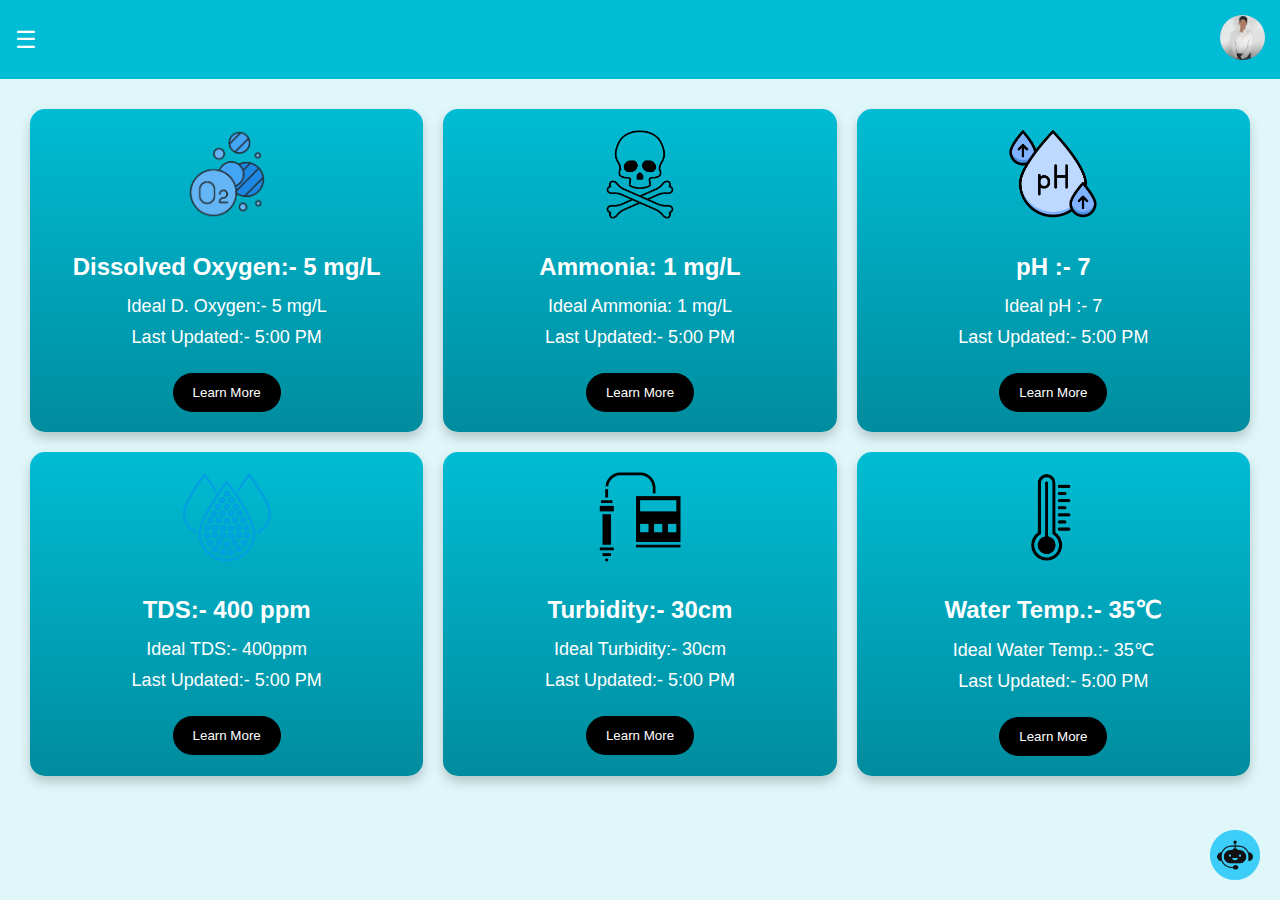
<file: index.html>
<!DOCTYPE html>
<html lang="en">
<head>
    <meta charset="UTF-8">
    <meta name="viewport" content="width=device-width, initial-scale=1.0">
    <title>Fishfarm Monitoring System</title>
    <link rel="stylesheet" href="styles.css">
</head>
<body>
    <div class="navbar">
        <div class="menu-icon">
            <span>&#9776;</span>
        </div>
        <div class="user-icon" onclick="window.location.href='user-profile.html'">
            <img src="user-icon.jpg" alt="User Icon">
        </div>
    </div>
    <div class="container">
        <div class="card">
            <div class="card-icon">
                <img src="oxygen-icon.png" alt="Dissolved Oxygen Icon">
            </div>
            <div class="card-info">
                <h3>Dissolved Oxygen:- 5 mg/L</h3>
                <p>Ideal D. Oxygen:- 5 mg/L</p>
                <p>Last Updated:- 5:00 PM</p>
            </div>
            <button class="learn-more" onclick="window.location.href='do.html'">Learn More</button>
        </div>
        <div class="card">
            <div class="card-icon">
                <img src="ammonia-icon.png" alt="Ammonia Icon">
            </div>
            <div class="card-info">
                <h3>Ammonia: 1 mg/L</h3>
                <p>Ideal Ammonia: 1 mg/L</p>
                <p>Last Updated:- 5:00 PM</p>
            </div>
            <button class="learn-more" onclick="window.location.href='amm.html'">Learn More</button>
        </div>
        <div class="card">
            <div class="card-icon">
                <img src="ph-icon.png" alt="pH Icon">
            </div>
            <div class="card-info">
                <h3>pH :- 7</h3>
                <p>Ideal pH :- 7</p>
                <p>Last Updated:- 5:00 PM</p>
            </div>
            <button class="learn-more" onclick="window.location.href='ph.html'">Learn More</button>
        </div>
        <div class="card">
            <div class="card-icon">
                <img src="tds-icon.png" alt="TDS Icon">
            </div>
            <div class="card-info">
                <h3>TDS:- 400 ppm</h3>
                <p>Ideal TDS:- 400ppm</p>
                <p>Last Updated:- 5:00 PM</p>
            </div>
            <button class="learn-more" onclick="window.location.href='tds.html'">Learn More</button>
        </div>
        <div class="card">
            <div class="card-icon">
                <img src="turbidity-icon.png" alt="Turbidity Icon">
            </div>
            <div class="card-info">
                <h3>Turbidity:- 30cm</h3>
                <p>Ideal Turbidity:- 30cm</p>
                <p>Last Updated:- 5:00 PM</p>
            </div>
            <button class="learn-more" onclick="window.location.href='tur.html'">Learn More</button>
        </div>
        <div class="card">
            <div class="card-icon">
                <img src="temp-icon.png" alt="Temperature Icon">
            </div>
            <div class="card-info">
                <h3>Water Temp.:- 35&#8451;</h3>
                <p>Ideal Water Temp.:- 35&#8451;</p>
                <p>Last Updated:- 5:00 PM</p>
            </div>
            <button class="learn-more" onclick="window.location.href='tem.html'">Learn More</button>
        </div>
    </div>
    <div class="chat-icon" onclick="window.location.href='chat.html'">
        <img src="chatbot-icon.png" alt="Chatbot Icon">
    </div>
</body>
</html>
</file>
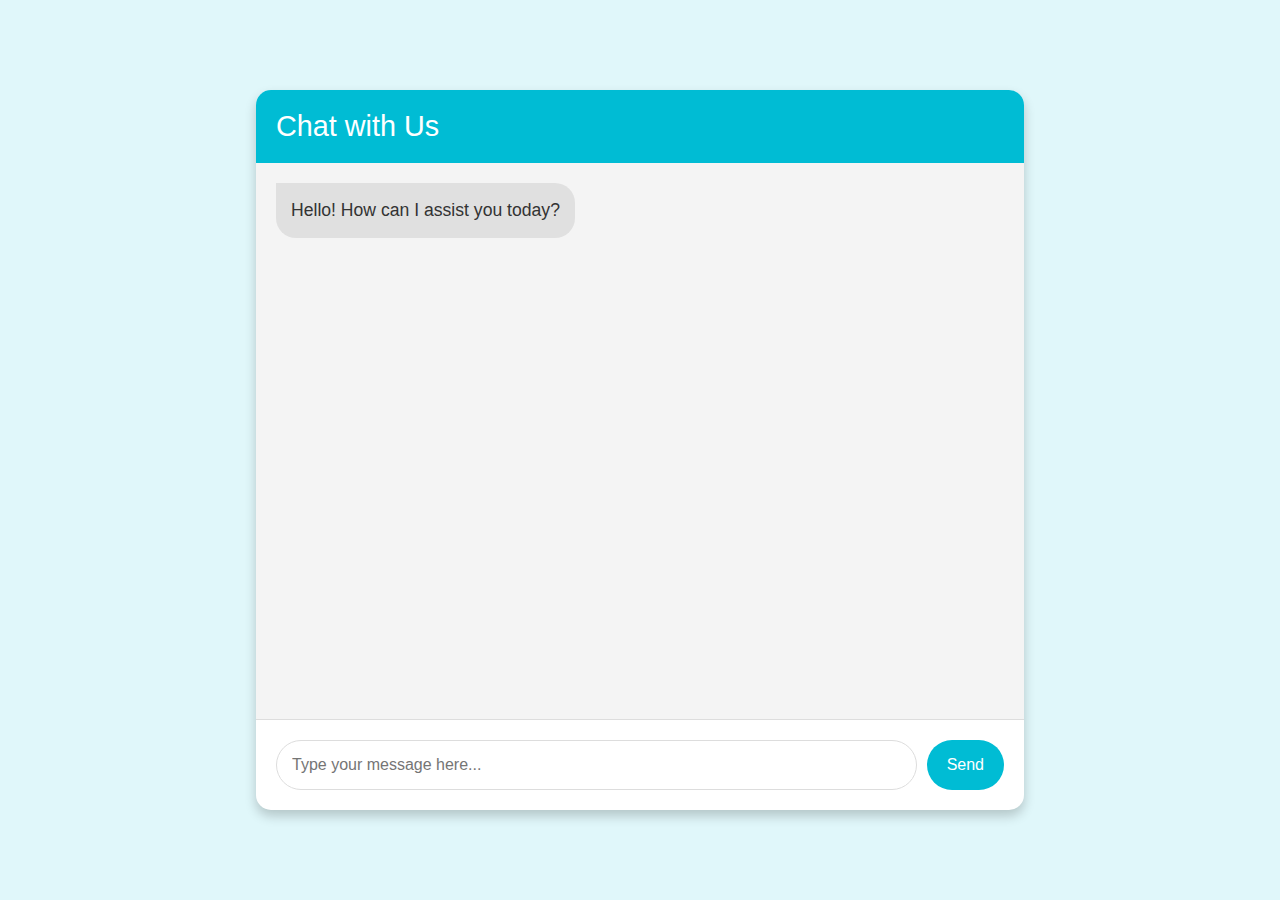
<file: chat.html>
<!DOCTYPE html>
<html lang="en">
<head>
    <meta charset="UTF-8">
    <meta name="viewport" content="width=device-width, initial-scale=1.0">
    <title>Chatbot Interface</title>
    <link rel="stylesheet" href="chatbot-styles.css">
    <style>
        body {
            display: flex;
            justify-content: center;
            align-items: center;
            height: 100vh;
            background-color: #e0f7fa;
            margin: 0;
            font-family: Arial, sans-serif;
        }
        .chatbot-fullpage-container {
            width: 60%;
            height: 80%;
            background-color: white;
            border-radius: 15px;
            box-shadow: 0 6px 12px rgba(0, 0, 0, 0.2);
            display: flex;
            flex-direction: column;
            overflow: hidden;
        }
        .chat-header {
            background-color: #00bcd4;
            color: white;
            padding: 20px;
            text-align: center;
            font-size: 1.8em;
        }
        .chat-body {
            flex-grow: 1;
            padding: 20px;
            overflow-y: auto;
            background-color: #f4f4f4;
            display: flex;
            flex-direction: column;
        }
        .bot-message, .user-message {
            padding: 15px;
            border-radius: 20px;
            margin-bottom: 15px;
            max-width: 70%;
            word-wrap: break-word;
            font-size: 1.1em;
            line-height: 1.4;
        }
        .bot-message {
            background-color: #e0e0e0;
            color: #333;
            align-self: flex-start;
            border-top-left-radius: 0;
        }
        .user-message {
            background-color: #007bff;
            color: white;
            align-self: flex-end;
            border-top-right-radius: 0;
        }
        .chat-footer {
            padding: 20px;
            display: flex;
            gap: 10px;
            border-top: 1px solid #ddd;
        }
        #user-input {
            flex-grow: 1;
            padding: 15px;
            border: 1px solid #ddd;
            border-radius: 25px;
            outline: none;
            font-size: 1em;
        }
        #send-btn {
            padding: 15px 20px;
            background-color: #00bcd4;
            border: none;
            border-radius: 25px;
            color: white;
            font-size: 1em;
            cursor: pointer;
            transition: background-color 0.3s;
        }
        #send-btn:hover {
            background-color: #008c9e;
        }
    </style>
</head>
<body>
    <div class="chatbot-fullpage-container">
        <div class="chat-header">
            Chat with Us
        </div>
        <div class="chat-body" id="chat-body">
            <div class="bot-message">Hello! How can I assist you today?</div>
        </div>
        <div class="chat-footer">
            <input type="text" id="user-input" placeholder="Type your message here...">
            <button id="send-btn">Send</button>
        </div>
    </div>

    <script>
        // JavaScript for chatbot functionality
        const chatBody = document.getElementById('chat-body');
        const userInput = document.getElementById('user-input');
        const sendBtn = document.getElementById('send-btn');

        // Add user message and scroll chat body
        sendBtn.addEventListener('click', () => {
            const userMessage = userInput.value;
            if (userMessage.trim() !== '') {
                chatBody.innerHTML += `<div class="user-message">${userMessage}</div>`;
                userInput.value = '';
                chatBody.scrollTop = chatBody.scrollHeight;
            }
        });

        // Allow pressing Enter to send message
        userInput.addEventListener('keypress', (e) => {
            if (e.key === 'Enter') {
                sendBtn.click();
            }
        });
    </script>
</body>
</html>
</file>
<file: styles.css>
body {
    font-family: Arial, sans-serif;
    margin: 0;
    padding: 0;
    background-color: #e0f7fa;
}

.navbar {
    display: flex;
    justify-content: space-between;
    align-items: center;
    background-color: #00bcd4;
    padding: 15px;
    color: white;
}

.menu-icon {
    font-size: 24px;
    cursor: pointer;
}

.user-icon {
    cursor: pointer;
}

.user-icon img {
    width: 45px;
    height: 45px;
    border-radius: 50%;
}

.container {
    display: grid;
    grid-template-columns: repeat(3, 1fr);
    gap: 20px;
    padding: 30px;
}

.card {
    background: linear-gradient(to bottom, #00bcd4, #008c9e);
    border-radius: 15px;
    padding: 20px;
    text-align: center;
    color: white;
    box-shadow: 0 6px 12px rgba(0, 0, 0, 0.2);
    transition: transform 0.2s ease;
}

.card:hover {
    transform: translateY(-10px);
}

.card-icon img {
    width: 90px;
    height: 90px;
    margin-bottom: 15px;
}

.card-info h3 {
    font-size: 24px;
    margin: 15px 0;
}

.card-info p {
    font-size: 18px;
    margin: 10px 0;
}

.learn-more {
    background-color: #000;
    border: none;
    border-radius: 25px;
    padding: 12px 20px;
    color: white;
    cursor: pointer;
    margin-top: 15px;
    transition: background-color 0.3s;
}

.learn-more:hover {
    background-color: #444;
}

.chat-icon {
    position: fixed;
    bottom: 20px;
    right: 20px;
    width: 50px;
    height: 50px;
    cursor: pointer;
}

.chat-icon img {
    width: 100%;
    height: 100%;
}

/* Add Media Queries for Mobile View */
@media (max-width: 768px) {
    .container {
        grid-template-columns: 1fr; /* Display cards in a single column */
        padding: 15px; /* Reduce padding for better spacing */
    }

    .card {
        padding: 15px; /* Reduce padding for smaller screen */
    }

    .card-icon img {
        width: 70px; /* Smaller icon for mobile view */
        height: 70px;
    }

    .card-info h3 {
        font-size: 20px; /* Adjust title font size */
    }

    .card-info p {
        font-size: 16px; /* Adjust paragraph font size */
    }

    .learn-more {
        padding: 10px 15px; /* Reduce button size */
        margin-top: 10px;
    }

    .navbar {
        padding: 10px; /* Reduce navbar padding for mobile */
    }

    .menu-icon {
        font-size: 20px; /* Adjust menu icon size for mobile */
    }

    .user-icon img {
        width: 35px; /* Smaller profile image for mobile */
        height: 35px;
    }
}

@media (max-width: 480px) {
    .card {
        padding: 10px; /* Reduce padding further for very small screens */
    }

    .card-info h3 {
        font-size: 18px; /* Further reduce title font size */
    }

    .card-info p {
        font-size: 14px; /* Reduce paragraph font size */
    }

    .learn-more {
        padding: 8px 12px; /* Smaller button size for small screens */
    }

    .navbar {
        padding: 8px; /* Further reduce navbar padding */
    }
}
</file>
<file: chatbot-styles.css>
/* General Reset */
* {
    margin: 0;
    padding: 0;
    box-sizing: border-box;
}

body {
    font-family: Arial, sans-serif;
    background-color: #e0f7fa;
    color: #333;
}

/* Chatbot Icon */
.chat-icon {
    position: fixed;
    bottom: 20px;
    right: 20px;
    width: 60px;
    height: 60px;
    cursor: pointer;
    z-index: 1001;
}

.chat-icon img {
    width: 100%;
    height: 100%;
}

/* Chatbot Container */
.chatbot-container {
    position: fixed;
    bottom: 80px;
    right: 20px;
    width: 350px;
    height: 500px;
    background-color: white;
    border-radius: 15px;
    box-shadow: 0 6px 12px rgba(0, 0, 0, 0.2);
    display: none;
    flex-direction: column;
    overflow: hidden;
    z-index: 1000;
}

.chat-header {
    background-color: #00bcd4;
    color: white;
    padding: 15px;
    display: flex;
    justify-content: space-between;
    align-items: center;
}

.chat-header h2 {
    font-size: 1.5em;
}

.close-chat {
    font-size: 1.5em;
    cursor: pointer;
}

.chat-body {
    flex-grow: 1;
    padding: 15px;
    overflow-y: auto;
    background-color: #f4f4f4;
}

.bot-message, .user-message {
    background-color: #00bcd4;
    color: white;
    padding: 10px;
    border-radius: 15px;
    margin-bottom: 10px;
    max-width: 80%;
    word-wrap: break-word;
}

.user-message {
    background-color: #007bff;
    color: white;
    align-self: flex-end;
}

.chat-footer {
    padding: 15px;
    display: flex;
    gap: 10px;
    border-top: 1px solid #ddd;
}

#user-input {
    flex-grow: 1;
    padding: 10px;
    border: 1px solid #ddd;
    border-radius: 10px;
    outline: none;
}

#send-btn {
    padding: 10px 15px;
    background-color: #00bcd4;
    border: none;
    border-radius: 10px;
    color: white;
    cursor: pointer;
    transition: background-color 0.3s;
}

#send-btn:hover {
    background-color: #008c9e;
}

/* Media Queries for Responsiveness */
@media (max-width: 480px) {
    .chatbot-container {
        width: 90%;
        right: 5%;
    }
}

/* Show Chatbot Container when Chat Icon is Clicked */
.chatbot-container.active {
    display: flex;
}
</file>
